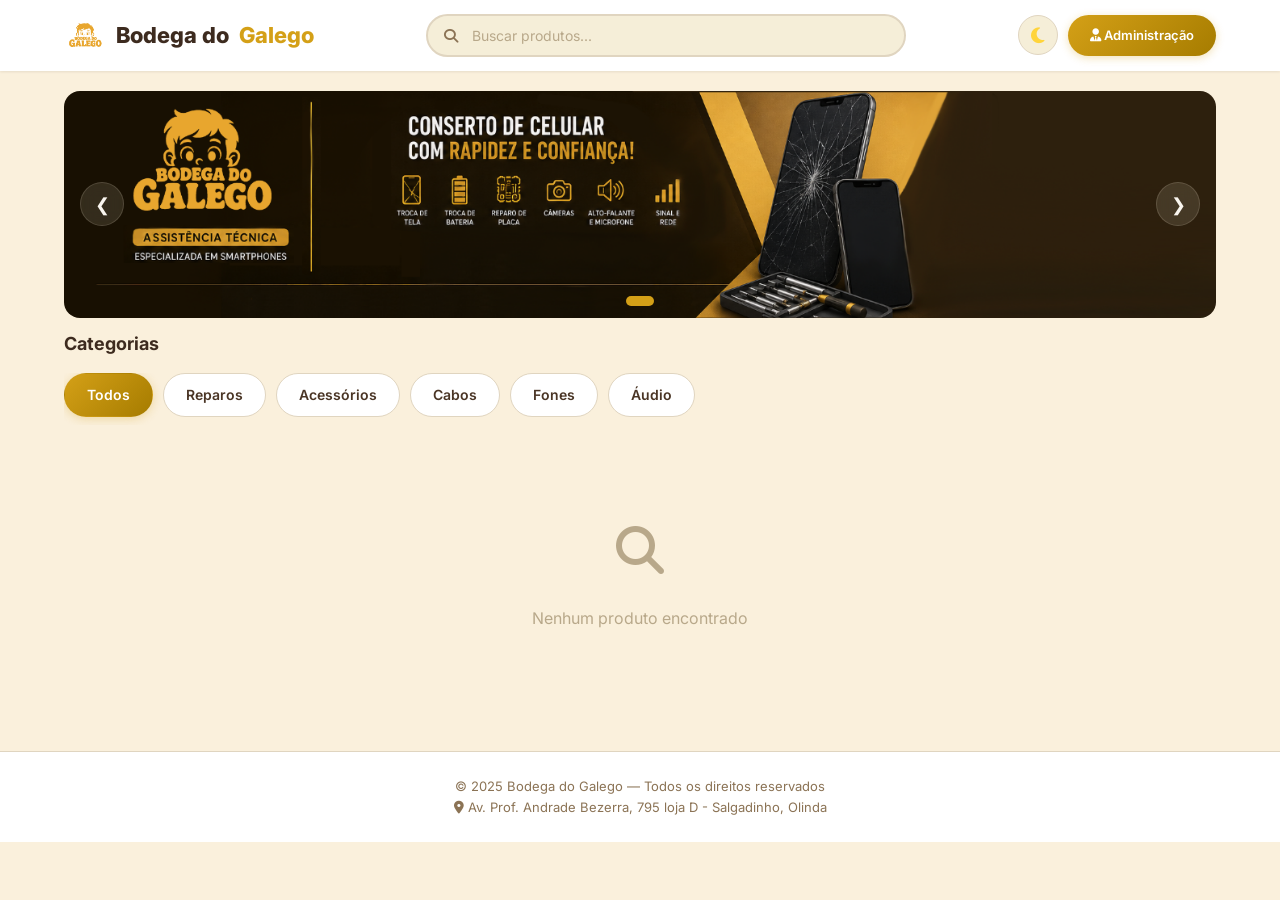
<file: index.html>
<!DOCTYPE html>
<html lang="pt-BR">

<head>
    <meta charset="UTF-8">
    <meta name="viewport" content="width=device-width, initial-scale=1.0">
    <meta name="description" content="Bodega do Galego - Os melhores acessórios de tecnologia com preço justo. Compre pelo WhatsApp!">
    <title>Bodega do Galego - Vitrine Virtual</title>
    <link rel="stylesheet" href="css/global.css">
    <link rel="stylesheet" href="css/vitrine.css">
    <link rel="stylesheet" href="https://cdnjs.cloudflare.com/ajax/libs/font-awesome/6.7.2/css/all.min.css">
    <link rel="stylesheet" href="https://cdn-uicons.flaticon.com/uicons-bold-rounded/css/uicons-bold-rounded.css">
    <script>
        (function () { var t = localStorage.getItem('bodega_tema'); if (t) { document.documentElement.setAttribute('data-theme', t) } else if (window.matchMedia && window.matchMedia('(prefers-color-scheme:dark)').matches) { document.documentElement.setAttribute('data-theme', 'dark') } })();
    </script>
    <link rel="icon" type="image/jpeg" href="img/logo.jpeg">
</head>

<body>

    <!-- Overlay da busca mobile -->
    <div class="search-overlay" id="search-overlay"></div>

    <header class="vitrine-header" id="vitrine-header">
        <div class="logo">
            <img src="img/logo.jpeg" alt="Bodega do Galego" class="logo-img">
            Bodega do <span>Galego</span>
        </div>

        <div class="search-wrapper">
            <i class="fa-solid fa-magnifying-glass search-icon-left"></i>
            <input type="text" id="search" class="search-bar" placeholder="Buscar produtos...">
        </div>

        <div class="header-actions">
            <button class="btn-tema" title="Alternar modo escuro" aria-label="Alternar modo escuro">
                <span class="tema-icon"></span>
            </button>
            <a href="login.html" class="admin-btn"><i class="fa-solid fa-user-tie" style="color: rgb(255, 255, 255);"></i> Administração</a>
        </div>
    </header>

    <section class="carousel" id="carousel">
        <div class="carousel-track" id="carousel-track"></div>
        <button class="carousel-btn carousel-prev" id="carousel-prev" aria-label="Slide anterior">❮</button>
        <button class="carousel-btn carousel-next" id="carousel-next" aria-label="Próximo slide">❯</button>
        <div class="carousel-dots" id="carousel-dots"></div>
    </section>

    <section class="categories">
        <h2>Categorias</h2>
        <div class="category-list" id="category-container">
            <div class="category-item active" data-categoria="Todos">Todos</div>
            <div class="category-item" data-categoria="Reparos">Reparos</div>
            <div class="category-item" data-categoria="Acessórios">Acessórios</div>
            <div class="category-item" data-categoria="Cabos">Cabos</div>
            <div class="category-item" data-categoria="Fones">Fones</div>
            <div class="category-item" data-categoria="Áudio">Áudio</div>
        </div>
    </section>

    <main class="vitrine" id="vitrine-container"></main>

    <footer class="vitrine-footer">
        <p>© 2025 Bodega do Galego — Todos os direitos reservados</p>
        <p><i class="fa-solid fa-location-dot"></i> Av. Prof. Andrade Bezerra, 795 loja D - Salgadinho, Olinda</p>
    </footer>

    <script src="js/dados.js"></script>
    <script src="js/tema.js"></script>
    <script src="js/vitrine.js"></script>
</body>
</html>
</file>
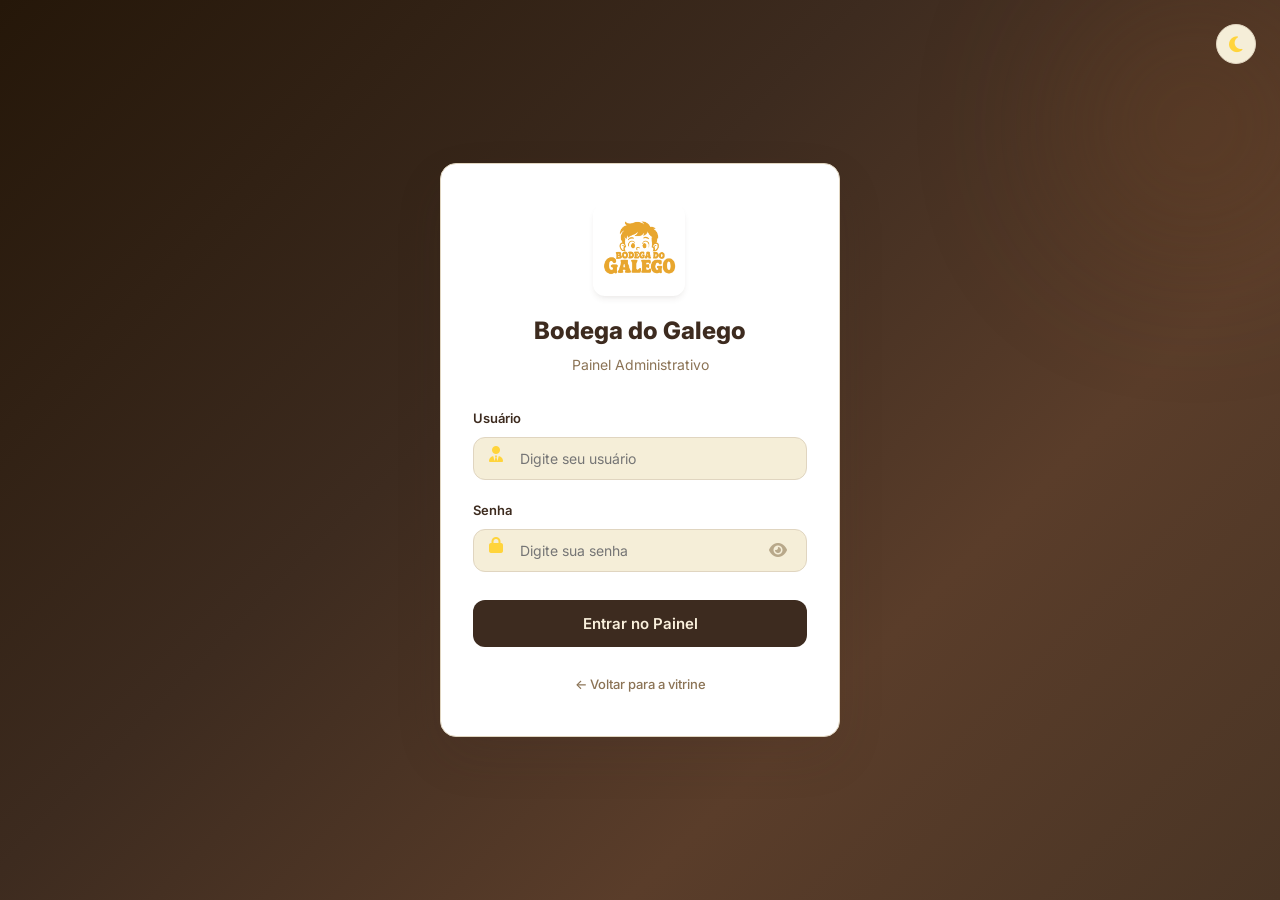
<file: admin.html>
<!DOCTYPE html>
<html lang="pt-BR">

<head>
    <meta charset="UTF-8">
    <meta name="viewport" content="width=device-width, initial-scale=1.0">
    <meta name="description" content="Painel administrativo - Gerencie os produtos da Bodega do Galego">
    <title>Dashboard Admin - Bodega do Galego</title>
    <link rel="stylesheet" href="css/global.css">
    <link rel="stylesheet" href="https://cdnjs.cloudflare.com/ajax/libs/font-awesome/6.7.2/css/all.min.css">
    <link rel="stylesheet" href="css/admin.css">
    <!-- Prevenir flash de tema errado -->
    <script>
        (function () { var t = localStorage.getItem('bodega_tema'); if (t) { document.documentElement.setAttribute('data-theme', t) } else if (window.matchMedia && window.matchMedia('(prefers-color-scheme:dark)').matches) { document.documentElement.setAttribute('data-theme', 'dark') } })();
    </script>
    <link rel="icon" type="image/jpeg" href="img/logo.jpeg">
</head>

<body class="admin-page">

    <!-- Header -->
    <header class="admin-header">
        <h2>
            <img src="img/logo.jpeg" alt="Logo" class="admin-logo-img">
            Dashboard Admin
        </h2>
        <nav class="admin-nav">
            <button class="btn-tema" title="Alternar modo escuro" aria-label="Alternar modo escuro">
                <span class="tema-icon"></span>
            </button>
            <a href="index.html"><i class="fa-solid fa-store" style="color: rgb(255, 212, 59);"></i> Ver Vitrine</a>
            <a href="#" id="btn-logout" class="btn-logout"><i class="fa-solid fa-arrow-right-from-bracket"
                    style="color: rgb(255, 45, 45);"></i> Sair</a>
        </nav>
    </header>

    <!-- Stat Cards -->
    <section class="cards-resumo">
        <div class="stat-card">
            <h3>Total de Produtos</h3>
            <div class="stat-value" id="total-produtos">0</div>
        </div>
        <div class="stat-card">
            <h3>Valor Total em Estoque</h3>
            <div class="stat-value" id="valor-estoque">R$ 0,00</div>
        </div>
        <div class="stat-card">
            <h3>Itens Esgotados</h3>
            <div class="stat-value" id="itens-esgotados">0</div>
        </div>
    </section>

    <!-- Main Content -->
    <div class="main-content">
        <!-- Product Form -->
        <div class="box">
            <h2 class="box-title box-title-form"><i class="fa-solid fa-plus"></i> Novo Produto</h2>
            <form id="product-form" class="product-form">
                <input type="hidden" id="prod-id">

                <input type="text" id="prod-nome" class="form-input" placeholder="Nome do Produto" required>

                <input type="number" id="prod-preco" class="form-input" step="0.01" min="0" placeholder="Preço (R$)"
                    required>

                <input type="number" id="prod-estoque" class="form-input" min="0" placeholder="Quantidade em Estoque"
                    required>

                <select id="prod-categoria" class="form-input">
                    <option value="Acessórios">Acessórios</option>
                    <option value="Cabos">Cabos</option>
                    <option value="Fones">Fones</option>
                    <option value="Áudio">Áudio</option>
                    <option value="Reparos">Reparos e serviços</option>
                </select>

                <div class="image-method-selector">
                    <button type="button" id="method-url" class="method-btn active"><i class="fa-solid fa-link"></i> Link da Internet</button>
                    <button type="button" id="method-file" class="method-btn"><i class="fa-solid fa-file-arrow-up"></i> Upload de Arquivo</button>
                </div>

                <div id="group-image-url" class="image-group">
                    <input type="url" id="prod-imagem" class="form-input" placeholder="URL da imagem (cole o link aqui)">
                </div>

                <div id="group-image-file" class="image-group" style="display: none;">
                    <label for="prod-imagem-file" class="file-upload-label">
                        <i class="fa-solid fa-cloud-arrow-up"></i>
                        <span>Escolher arquivo de imagem</span>
                        <input type="file" id="prod-imagem-file" accept="image/*">
                    </label>
                    <div id="file-name-display" class="file-name-display">Nenhum arquivo selecionado</div>
                </div>

                <div id="image-preview-wrapper" class="image-preview-wrapper">
                    <img id="img-preview" src="" alt="Preview" style="display: none;">
                    <span class="placeholder-text"><i class="fa-solid fa-camera"></i> Preview da imagem aparecerá aqui</span>
                </div>

                <button type="submit" class="btn-salvar" id="btn-submit"> <i class="fa-solid fa-plus"></i> Adicionar
                    Produto</button>
                <button type="button" id="btn-cancelar" class="btn-cancelar">✖ Cancelar Edição</button>
            </form>
        </div>

        <!-- Products Table -->
        <div class="box">
            <h2 class="box-title"><i class="fa-solid fa-box-open" style="color: rgb(82, 69, 57);"></i> Produtos
                Cadastrados</h2>
            <div class="table-wrapper">
                <table class="admin-table">
                    <thead>
                        <tr>
                            <th>Img</th>
                            <th>Produto</th>
                            <th>Preço</th>
                            <th>Estoque</th>
                            <th>Status</th>
                            <th>Ações</th>
                        </tr>
                    </thead>
                    <tbody id="admin-table-body">
                    </tbody>
                </table>
            </div>
        </div>
    </div>

    <!-- Scripts -->
    <script src="js/dados.js"></script>
    <script src="js/tema.js"></script>
    <script src="js/admin.js"></script>
</body>

</html>
</file>
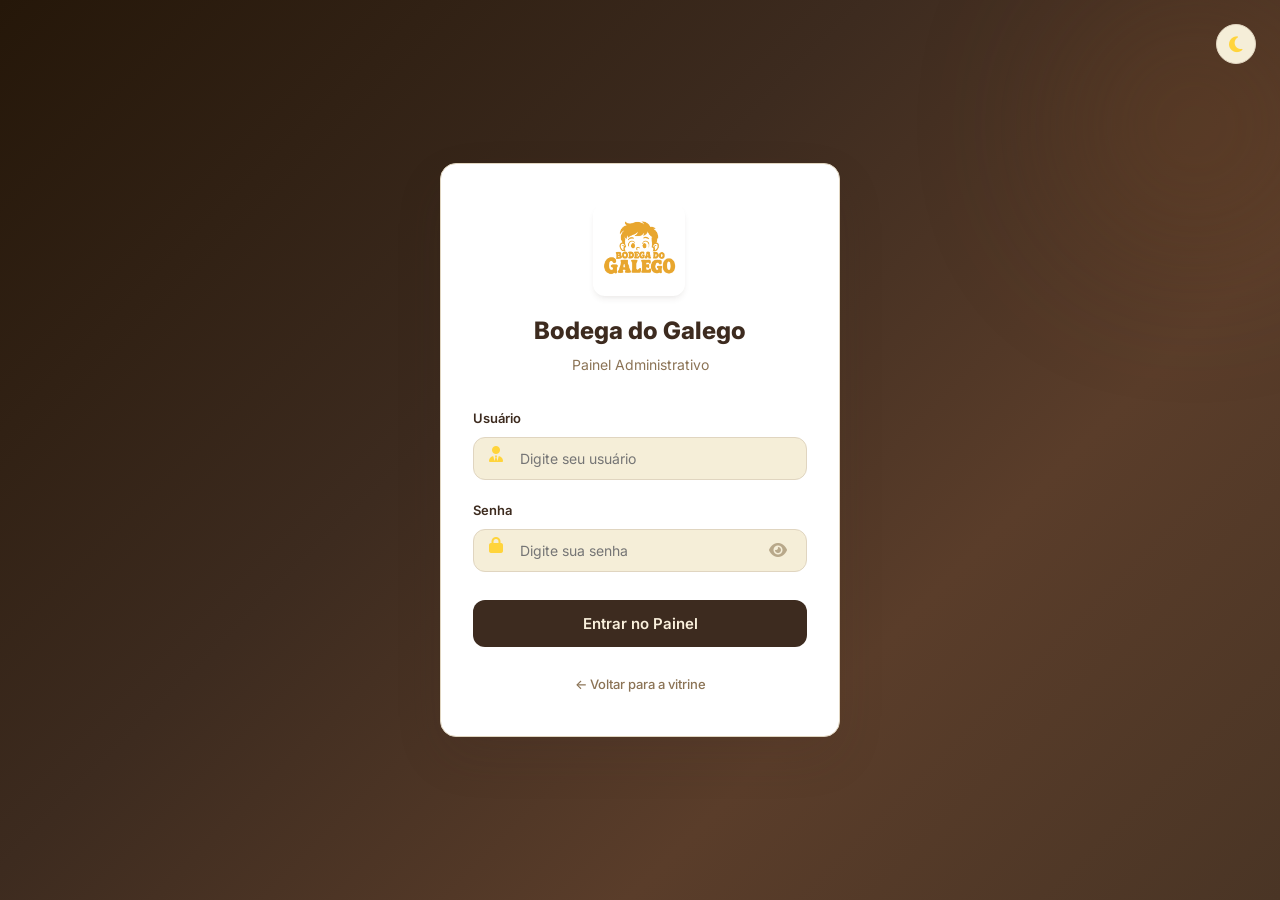
<file: login.html>
<!DOCTYPE html>
<html lang="pt-BR">
<head>
    <meta charset="UTF-8">
    <meta name="viewport" content="width=device-width, initial-scale=1.0">
    <meta name="description" content="Acesso administrativo - Bodega do Galego">
    <title>Login - Bodega do Galego</title>
    <link rel="stylesheet" href="css/global.css">
    <link rel="stylesheet" href="css/login.css">
    <link rel="stylesheet" href="https://cdnjs.cloudflare.com/ajax/libs/font-awesome/6.7.2/css/all.min.css">
    <script>
        (function(){var t=localStorage.getItem('bodega_tema');if(t){document.documentElement.setAttribute('data-theme',t)}else if(window.matchMedia&&window.matchMedia('(prefers-color-scheme:dark)').matches){document.documentElement.setAttribute('data-theme','dark')}})();
    </script> 
    
     <link rel="icon" type="image/jpeg" href="img/logo.jpeg">        
</head>
<body class="login-page">

    <div class="login-tema-wrapper">
        <button class="btn-tema" title="Alternar modo escuro" aria-label="Alternar modo escuro">
            <span class="tema-icon"></span>
        </button>
    </div>

    <div class="login-bg">
        <div class="orb orb-1"></div>
    </div>

    <div class="login-card">
        <div class="login-header">
            <img src="img/logo.jpeg" alt="Logo Bodega do Galego" class="login-logo-img">
            <h1>Bodega do Galego</h1>
            <p>Painel Administrativo</p>
        </div>

        <form id="login-form" class="login-form">
            <div id="login-erro" class="login-erro"></div>

            <div class="input-group">
                <label for="username">Usuário</label>
                <span class="input-icon"><i class="fa-solid fa-user-tie" style="color: rgb(255, 212, 59);"></i></span>
                <input
                    type="text"
                    id="username"
                    class="login-input"
                    placeholder="Digite seu usuário"
                    autocomplete="username"
                    required
                >
            </div>

            <div class="input-group">
                <label for="password">Senha</label>
                <span class="input-icon"><i class="fa-solid fa-lock" style="color: rgb(255, 212, 59);"></i></span>
                <div class="password-wrapper">
                    <input
                        type="password"
                        id="password"
                        class="login-input"
                        placeholder="Digite sua senha"
                        autocomplete="current-password"
                        required
                    >
                    <button type="button" id="btn-toggle-password" class="btn-toggle-password" aria-label="Mostrar senha">
                        <i class="fa-solid fa-eye" id="eye-icon"></i>
                    </button>
                </div>
            </div>

            <button type="submit" class="btn-login">
                Entrar no Painel
            </button>
        </form>

        <div class="login-footer">
            <a href="index.html">← Voltar para a vitrine</a>
        </div>
    </div>

    <script src="js/tema.js"></script>
    <script src="js/login.js"></script>
</body>
</html>
</file>
<file: css/global.css>
@import url('https://fonts.googleapis.com/css2?family=Inter:wght@300;400;500;600;700;800&display=swap');

/* ===== Design Tokens — Paleta da Logomarca ===== */
:root {
    /* Dourado/Amarelo do cabelo */
    --primary: #D4A017;
    --primary-dark: #A67C00;
    --primary-light: #F0C850;
    --primary-glow: rgba(212, 160, 23, 0.3);

    /* Marrom escuro do texto da logo */
    --secondary: #3D2B1F;
    --secondary-light: #5A3D2A;

    /* Creme do fundo da logo */
    --bg: #FAF0DC;
    --card-bg: #FFFFFF;
    --surface: #F5EED8;

    /* Texto — tons de marrom */
    --text-dark: #3D2B1F;
    --text-body: #4A3525;
    --text-muted: #8B7355;
    --text-light: #B8A88A;

    /* Status */
    --success: #22c55e;
    --success-bg: rgba(34, 197, 94, 0.1);
    --danger: #ef4444;
    --danger-bg: rgba(239, 68, 68, 0.1);
    --whatsapp: #25D366;

    /* Bordas */
    --border: #E0D5C0;

    /* Sombras */
    --shadow-xs: 0 1px 2px rgba(61, 43, 31, 0.04);
    --shadow-sm: 0 1px 3px rgba(61, 43, 31, 0.06), 0 1px 2px rgba(61, 43, 31, 0.04);
    --shadow-md: 0 4px 6px -1px rgba(61, 43, 31, 0.07), 0 2px 4px -2px rgba(61, 43, 31, 0.05);
    --shadow-lg: 0 10px 25px -3px rgba(61, 43, 31, 0.1), 0 4px 10px -4px rgba(61, 43, 31, 0.05);
    --shadow-xl: 0 20px 50px -5px rgba(61, 43, 31, 0.15);

    /* Raios */
    --radius-sm: 8px;
    --radius-md: 12px;
    --radius-lg: 16px;
    --radius-xl: 20px;
    --radius-full: 9999px;

    /* Transições */
    --transition-fast: all 0.15s cubic-bezier(0.4, 0, 0.2, 1);
    --transition: all 0.3s cubic-bezier(0.4, 0, 0.2, 1);
    --transition-slow: all 0.5s cubic-bezier(0.4, 0, 0.2, 1);
}

/* ===== Modo Escuro ===== */
[data-theme="dark"] {
    --primary: #D4A017;
    --primary-dark: #B8860B;
    --primary-light: #F0C850;
    --primary-glow: rgba(212, 160, 23, 0.2);

    --secondary: #1A1208;
    --secondary-light: #2A1F14;

    --bg: #1A1208;
    --card-bg: #2A1F14;
    --surface: #342618;

    --text-dark: #FAF0DC;
    --text-body: #D4C4A8;
    --text-muted: #B8A88A;
    --text-light: #7A6B55;

    --success-bg: rgba(34, 197, 94, 0.15);
    --danger-bg: rgba(239, 68, 68, 0.15);

    --border: #3D3020;

    --shadow-xs: 0 1px 2px rgba(0, 0, 0, 0.3);
    --shadow-sm: 0 1px 3px rgba(0, 0, 0, 0.4), 0 1px 2px rgba(0, 0, 0, 0.3);
    --shadow-md: 0 4px 6px -1px rgba(0, 0, 0, 0.4), 0 2px 4px -2px rgba(0, 0, 0, 0.3);
    --shadow-lg: 0 10px 25px -3px rgba(0, 0, 0, 0.5), 0 4px 10px -4px rgba(0, 0, 0, 0.4);
    --shadow-xl: 0 20px 50px -5px rgba(0, 0, 0, 0.6);
}

/* ===== Reset ===== */
*,
*::before,
*::after {
    margin: 0;
    padding: 0;
    box-sizing: border-box;
}

html {
    scroll-behavior: smooth;
    -webkit-font-smoothing: antialiased;
    -moz-osx-font-smoothing: grayscale;
}

body {
    font-family: 'Inter', -apple-system, BlinkMacSystemFont, 'Segoe UI', sans-serif;
    background-color: var(--bg);
    color: var(--text-body);
    line-height: 1.6;
    min-height: 100vh;
    transition: background-color 0.3s ease, color 0.3s ease;
}

img {
    max-width: 100%;
    display: block;
}

a {
    text-decoration: none;
    color: inherit;
}

ul, ol {
    list-style: none;
}

button {
    cursor: pointer;
    font-family: inherit;
    border: none;
    outline: none;
}

input, select, textarea {
    font-family: inherit;
    outline: none;
}

/* ===== Utilities ===== */
.sr-only {
    position: absolute;
    width: 1px;
    height: 1px;
    overflow: hidden;
    clip: rect(0, 0, 0, 0);
}

/* ===== Shared Components ===== */
.btn {
    display: inline-flex;
    align-items: center;
    justify-content: center;
    gap: 8px;
    padding: 10px 20px;
    border-radius: var(--radius-sm);
    font-weight: 600;
    font-size: 14px;
    transition: var(--transition-fast);
    cursor: pointer;
    border: none;
}

.btn-primary {
    background: linear-gradient(135deg, var(--primary), var(--primary-dark));
    color: #fff;
    box-shadow: 0 2px 8px var(--primary-glow);
}

.btn-primary:hover {
    transform: translateY(-1px);
    box-shadow: 0 4px 16px var(--primary-glow);
}

.btn-primary:active {
    transform: translateY(0);
}

.btn-success {
    background: var(--whatsapp);
    color: #fff;
}

.btn-danger {
    background: var(--danger);
    color: #fff;
}

.btn-danger:hover {
    background: #dc2626;
}

/* ===== Form Controls ===== */
.form-input {
    width: 100%;
    padding: 11px 14px;
    border: 2px solid var(--border);
    border-radius: var(--radius-sm);
    font-size: 14px;
    color: var(--text-dark);
    background: var(--card-bg);
    transition: var(--transition-fast);
}

.form-input::placeholder {
    color: var(--text-light);
}

.form-input:focus {
    border-color: var(--primary);
    box-shadow: 0 0 0 3px var(--primary-glow);
}

/* ===== Badge ===== */
.badge {
    display: inline-flex;
    align-items: center;
    gap: 6px;
    padding: 4px 10px;
    border-radius: var(--radius-full);
    font-size: 12px;
    font-weight: 600;
    white-space: nowrap;
}

.badge-dot {
    width: 6px;
    height: 6px;
    border-radius: 50%;
    background-color: currentColor;
    display: inline-block;
    flex-shrink: 0;
}

.badge-success {
    background: var(--success-bg);
    color: var(--success);
}

.badge-danger {
    background: var(--danger-bg);
    color: var(--danger);
}

/* ===== Dark Mode Toggle Button ===== */
.btn-tema {
    width: 40px;
    height: 40px;
    border-radius: 50%;
    background: var(--surface);
    border: 1.5px solid var(--border);
    cursor: pointer;
    display: flex;
    align-items: center;
    justify-content: center;
    font-size: 18px;
    transition: var(--transition);
    flex-shrink: 0;
}

.btn-tema:hover {
    border-color: var(--primary);
    transform: rotate(25deg) scale(1.1);
    box-shadow: 0 0 16px var(--primary-glow);
}

/* ===== Logo Image ===== */
.logo-img {
    height: 42px;
    width: auto;
    border-radius: var(--radius-sm);
    object-fit: contain;
}

/* ===== Animations ===== */
@keyframes fadeIn {
    from { opacity: 0; transform: translateY(10px); }
    to   { opacity: 1; transform: translateY(0); }
}

@keyframes slideUp {
    from { opacity: 0; transform: translateY(30px); }
    to   { opacity: 1; transform: translateY(0); }
}

@keyframes shake {
    0%, 100% { transform: translateX(0); }
    20%      { transform: translateX(-8px); }
    40%      { transform: translateX(8px); }
    60%      { transform: translateX(-6px); }
    80%      { transform: translateX(6px); }
}

@keyframes pulse {
    0%, 100% { opacity: 1; }
    50%      { opacity: 0.6; }
}

.animate-fade-in {
    animation: fadeIn 0.4s ease-out both;
}

.animate-slide-up {
    animation: slideUp 0.5s ease-out both;
}

.shake {
    animation: shake 0.4s ease-in-out;
}
</file>
<file: css/vitrine.css>
/* ===== Vitrine / Storefront Layout ===== */

/* ===== Header ===== */
.vitrine-header {
    background: var(--card-bg);
    padding: 14px 5%;
    display: flex;
    justify-content: space-between;
    align-items: center;
    box-shadow: var(--shadow-sm);
    position: sticky;
    top: 0;
    z-index: 100;
    gap: 16px;
    transition: background-color 0.3s ease;
}

.logo {
    font-weight: 800;
    font-size: 22px;
    color: var(--text-dark);
    display: flex;
    align-items: center;
    gap: 10px;
    white-space: nowrap;
}

.logo span {
    color: var(--primary);
}

/* ===== Search Wrapper ===== */
.search-wrapper {
    position: relative;
    flex: 1;
    max-width: 480px;
    display: flex;
    align-items: center;
    transition: var(--transition-fast);
}

.search-icon-left {
    position: absolute;
    left: 18px;
    font-size: 14px;
    color: var(--text-muted);
    pointer-events: none;
    z-index: 5;
    transition: var(--transition-fast);
}

.search-bar {
    width: 100%;
    max-width: 480px;
    padding: 11px 20px 11px 44px !important;
    border: 2px solid var(--border);
    border-radius: var(--radius-full);
    font-size: 14px;
    color: var(--text-dark);
    background: var(--surface);
    transition: var(--transition-fast);
}

.search-bar:focus {
    border-color: var(--primary);
    box-shadow: 0 0 0 3px var(--primary-glow);
    background: var(--card-bg);
}

.search-bar::placeholder {
    color: var(--text-light);
}

.header-actions {
    display: flex;
    gap: 10px;
    align-items: center;
}

.admin-btn {
    background: linear-gradient(135deg, var(--primary), var(--primary-dark));
    color: #fff;
    padding: 10px 22px;
    border-radius: var(--radius-full);
    font-weight: 600;
    font-size: 13px;
    transition: var(--transition);
    box-shadow: 0 2px 8px var(--primary-glow);
    white-space: nowrap;
}

.admin-btn:hover {
    transform: translateY(-1px);
    box-shadow: 0 4px 16px var(--primary-glow);
}

/* ===== Carrosel ===== */
.carousel {
    margin: 20px 5% 12px 5%;
    border-radius: var(--radius-lg);
    overflow: hidden;
    position: relative;
}

.carousel-track {
    display: flex;
    transition: transform 0.5s cubic-bezier(0.4, 0, 0.2, 1);
    will-change: transform;
}

.carousel-slide {
    min-width: 100%;
    display: flex;
    align-items: center;
    padding: 40px;
    gap: 40px;
    position: relative;
}

.carousel-slide::before {
    content: '';
    position: absolute;
    inset: 0;
    background: rgba(71, 45, 34, 0.3);
    z-index: 0;
}

.carousel-slide > * {
    position: relative;
    z-index: 1;
}

.carousel-slide.banner-slide img {
    width: 100%;
    height: 100%;
    object-fit: cover;
    display: block;
}

.carousel-slide.banner-slide a {
    display: flex;
    justify-content: center;
    align-items: center;
    width: 100%;
    height: 100%;
    position: relative;
    z-index: 1;
}

.carousel-slide.banner-slide img.banner-spec {
    max-width: 90%;
    max-height: 260px;
    width: auto;
    height: auto;
    object-fit: contain;
    display: block;
}

.banner-mobile { display: none !important; }
.banner-desktop { display: block !important; }

.carousel-img-wrapper {
    flex: 0 0 40%;
    border-radius: var(--radius-md);
    overflow: hidden;
    height: 200px;
    box-shadow: 0 8px 25px rgba(0, 0, 0, 0.3);
}

.carousel-img {
    width: 100%;
    height: 100%;
    object-fit: cover;
    transition: transform 0.4s ease;
}

.carousel-slide:hover .carousel-img {
    transform: scale(1.05);
}

.carousel-info {
    flex: 1;
    color: var(--text-dark);
}

.carousel-badge {
    display: inline-block;
    background: var(--primary);
    color: var(--secondary);
    padding: 5px 16px;
    border-radius: var(--radius-full);
    font-size: 11px;
    font-weight: 700;
    margin-bottom: 14px;
    text-transform: uppercase;
    letter-spacing: 0.8px;
}

.carousel-name {
    font-size: 26px;
    font-weight: 800;
    margin-bottom: 10px;
    line-height: 1.3;
}

.carousel-price {
    font-size: 30px;
    font-weight: 800;
    color: var(--primary-light);
    margin-bottom: 20px;
}

.carousel-whatsapp {
    display: inline-flex;
    align-items: center;
    gap: 8px;
    padding: 12px 28px;
    border-radius: var(--radius-sm);
    background: var(--whatsapp);
    color: #fff;
    font-weight: 700;
    font-size: 14px;
    transition: var(--transition-fast);
}

.carousel-whatsapp:hover {
    background: #1fb855;
    transform: translateY(-2px);
    box-shadow: 0 4px 16px rgba(37, 211, 102, 0.3);
}

/* Carousel Navigation */
.carousel-btn {
    position: absolute;
    top: 50%;
    transform: translateY(-50%);
    background: rgba(250, 240, 220, 0.12);
    backdrop-filter: blur(8px);
    -webkit-backdrop-filter: blur(8px);
    border: 1px solid rgba(250, 240, 220, 0.15);
    color: #f9f5ee;
    width: 44px;
    height: 44px;
    border-radius: 50%;
    font-size: 18px;
    cursor: pointer;
    transition: var(--transition-fast);
    z-index: 2;
    display: flex;
    align-items: center;
    justify-content: center;
}

.carousel-btn:hover {
    background: rgba(250, 240, 220, 0.25);
    transform: translateY(-50%) scale(1.1);
}

.carousel-prev { left: 16px; }
.carousel-next { right: 16px; }

/* Carousel Dots */
.carousel-dots {
    position: absolute;
    bottom: 12px;
    left: 50%;
    transform: translateX(-50%);
    display: flex;
    gap: 8px;
    z-index: 2;
}

.carousel-dot {
    width: 10px;
    height: 10px;
    border-radius: 50%;
    border: none;
    background: rgba(250, 240, 220, 0.3);
    cursor: pointer;
    transition: var(--transition-fast);
    padding: 0;
}

.carousel-dot.active {
    background: var(--primary);
    width: 28px;
    border-radius: 5px;
}

/* Carousel fallback */
.carousel-fallback {
    width: 100%;
    padding: 0;
    margin: 0;
    display: block;
    line-height: 0;
}

.carousel-fallback img {
    width: 100%;
    height: auto;
    display: block;
}

/* ===== Categories ===== */
.categories {
    margin: 0 5% 28px 5%;
}

.categories h2 {
    font-size: 18px;
    font-weight: 700;
    margin-bottom: 14px;
    color: var(--text-dark);
}

.category-list {
    display: flex;
    gap: 10px;
    overflow-x: auto;
    padding-bottom: 8px;
    scrollbar-width: none;
}

.category-list::-webkit-scrollbar { display: none; }

.category-item {
    padding: 10px 22px;
    border-radius: var(--radius-full);
    cursor: pointer;
    font-weight: 600;
    font-size: 14px;
    white-space: nowrap;
    background: var(--card-bg);
    color: var(--text-body);
    border: 1.5px solid var(--border);
    transition: var(--transition-fast);
    user-select: none;
}

.category-item:hover {
    border-color: var(--primary);
    color: var(--primary);
}

.category-item.active {
    background: linear-gradient(135deg, var(--primary), var(--primary-dark));
    color: #fff;
    border-color: transparent;
    box-shadow: 0 2px 10px var(--primary-glow);
}

/* ===== Product Grid ===== */
.vitrine {
    margin: 0 5% 60px 5%;
    display: grid;
    grid-template-columns: repeat(auto-fill, minmax(240px, 1fr));
    gap: 22px;
}

/* ===== Product Card ===== */
.product-card {
    background: var(--card-bg);
    border-radius: var(--radius-md);
    overflow: hidden;
    box-shadow: var(--shadow-sm);
    display: flex;
    flex-direction: column;
    transition: var(--transition);
    animation: fadeIn 0.4s ease-out both;
    border: 1px solid transparent;
}

.product-card:hover {
    transform: translateY(-6px);
    box-shadow: var(--shadow-lg);
    border-color: rgba(212, 160, 23, 0.15);
}

.product-img-wrapper {
    position: relative;
    width: 100%;
    height: 200px;
    overflow: hidden;
    background: var(--surface);
}

.product-img {
    width: 100%;
    height: 100%;
    object-fit: cover;
    transition: transform 0.4s ease;
}

.product-card:hover .product-img {
    transform: scale(1.05);
}

.product-img-placeholder {
    width: 100%;
    height: 100%;
    display: flex;
    align-items: center;
    justify-content: center;
    background: var(--surface);
    font-size: 48px;
}

.product-badge-esgotado {
    position: absolute;
    top: 12px;
    right: 12px;
    background: rgba(239, 68, 68, 0.9);
    color: #fff;
    font-size: 11px;
    font-weight: 700;
    padding: 4px 20px;
    border-radius: var(--radius-full);
    backdrop-filter: blur(4px);
}

.product-info {
    padding: 18px;
    display: flex;
    flex-direction: column;
    flex-grow: 1;
}

.product-category {
    font-size: 11px;
    font-weight: 600;
    color: var(--primary);
    text-transform: uppercase;
    letter-spacing: 0.8px;
    margin-bottom: 6px;
}

.product-name {
    font-size: 16px;
    font-weight: 600;
    color: var(--text-dark);
    margin-bottom: 10px;
    line-height: 1.4;
    min-height: 44px;
    display: -webkit-box;
    -webkit-line-clamp: 2;
    -webkit-box-orient: vertical;
    overflow: hidden;
}

.product-price {
    font-size: 20px;
    font-weight: 800;
    color: var(--text-dark);
    margin-bottom: 16px;
}

.product-price small {
    font-size: 14px;
    font-weight: 400;
    color: var(--text-muted);
}

/* ===== WhatsApp Button ===== */
.btn-whatsapp {
    display: flex;
    align-items: center;
    justify-content: center;
    gap: 8px;
    padding: 12px;
    border-radius: var(--radius-sm);
    font-weight: 700;
    font-size: 14px;
    margin-top: auto;
    transition: var(--transition-fast);
    text-align: center;
    background: var(--whatsapp);
    color: #fff;
}

.btn-whatsapp:hover {
    background: #1fb855;
    transform: translateY(-1px);
    box-shadow: 0 4px 12px rgba(37, 211, 102, 0.3);
}

.btn-whatsapp.esgotado {
    background: var(--surface);
    color: var(--text-light);
    pointer-events: none;
    box-shadow: none;
}

/* ===== Empty Vitrine ===== */
.vitrine-empty {
    grid-column: 1 / -1;
    text-align: center;
    padding: 60px 20px;
    color: var(--text-light);
}

.vitrine-empty .empty-icon {
    font-size: 48px;
    margin-bottom: 16px;
}

.vitrine-empty p { font-size: 16px; }

/* ===== Footer ===== */
.vitrine-footer {
    background: var(--card-bg);
    text-align: center;
    padding: 24px;
    color: var(--text-muted);
    font-size: 13px;
    border-top: 1px solid var(--border);
    transition: background-color 0.3s ease;
}

/* ===== Responsive ===== */
@media (max-width: 768px) {
    .vitrine-header {
        flex-wrap: wrap;
        padding: 12px 4%;
        transition: all 0.3s ease;
    }

    .search-wrapper {
        order: 3;
        max-width: 100%;
        flex-basis: 100%;
        transition: all 0.3s ease;
    }

    /* Search expandida no mobile */
    .vitrine-header.search-ativa {
        position: fixed;
        top: 0;
        left: 0;
        right: 0;
        z-index: 200;
        padding: 12px 4%;
        flex-wrap: nowrap;
        align-items: center;
    }

    .vitrine-header.search-ativa .logo,
    .vitrine-header.search-ativa .header-actions {
        display: none;
    }

    .vitrine-header.search-ativa .search-wrapper {
        flex-basis: 100%;
        max-width: 100%;
        order: 0;
    }

    .vitrine-header.search-ativa .search-bar {
        font-size: 16px;
        padding: 14px 20px 14px 44px !important;
    }

    /* Overlay escuro atrás quando search ativa */
    .search-overlay {
        display: none;
        position: fixed;
        inset: 0;
        background: rgba(0,0,0,0.4);
        z-index: 199;
    }

    .search-overlay.ativo {
        display: block;
    }

    .carousel {
        margin: 12px 2% 10px 2%;
        border-radius: var(--radius-md);
    }

    .carousel-slide.banner-slide {
        min-height: auto;
        padding: 0 !important;
        display: block !important;
    }

    .banner-desktop { display: none !important; }
    .banner-mobile {
        display: block !important;
        width: 100% !important;
        height: auto !important;
        max-height: none !important;
        object-fit: contain !important;
    }

    .carousel-slide {
        flex-direction: column;
        padding: 20px;
        gap: 16px;
    }

    .carousel-img-wrapper {
        flex: none;
        width: 100%;
        height: 160px;
    }

    .carousel-name { font-size: 20px; }
    .carousel-price { font-size: 22px; margin-bottom: 12px; }

    .carousel-btn { width: 32px; height: 32px; font-size: 13px; }
    .carousel-prev { left: 6px; }
    .carousel-next { right: 6px; }

    .categories { margin: 0 4% 20px 4%; }

    .vitrine {
        margin: 0 4% 40px 4%;
        grid-template-columns: repeat(auto-fill, minmax(160px, 1fr));
        gap: 14px;
    }

    .product-img-wrapper { height: 150px; }
    .product-info { padding: 14px; }
    .product-name { font-size: 14px; min-height: auto; }
    .product-price { font-size: 17px; }
}

@media (max-width: 768px) {
    /* Ajuste fino para a etiqueta ficar ainda mais delicada no celular */
    .badge-estoque {
        top: 8px;
        left: 8px;
        padding: 4px 8px;
        font-size: 10px;
    }
    
}
@media (max-width: 480px) {
    .logo { font-size: 18px; }
    .logo-img { height: 34px; }
    .admin-btn { padding: 8px 14px; font-size: 12px; }
    .vitrine {
        grid-template-columns: repeat(auto-fill, minmax(140px, 1fr));
        gap: 12px;
    }
}

/* ===== Badges de Status de Estoque ===== */
.produto-card {
    position: relative; /* Permite posicionar a etiqueta no topo do card */
}

.badge-estoque {
    position: absolute;
    top: 12px;
    left: 12px;
    padding: 6px 10px;
    border-radius: 6px;
    font-size: 11px;
    font-weight: 700;
    text-transform: uppercase;
    z-index: 5;
    letter-spacing: 0.5px;
    box-shadow: 0 4px 8px rgba(0, 0, 0, 0.15);
    animation: fadeIn 0.3s ease-out;
}

/* Cor Amarelada/Laranja para urgência */
.badge-escassez {
    background-color: #f59e0b;
    color: #ffffff;
}

/* Cor Vermelha para esgotado */
.badge-esgotado {
    background-color: #ef4444;
    color: #ffffff;
}

/* Opacifica o card ligeiramente se o produto acabar */
.card-esgotado img {
    filter: grayscale(80%);
    opacity: 0.6;
}
</file>
<file: css/admin.css>
/* ===== Admin Dashboard Layout ===== */

body.admin-page {
    padding: 20px;
    background: var(--bg);
    overflow-x: hidden;
    box-sizing: border-box;
    width: 100%;
}

/* ===== Header ===== */
.admin-header {
    display: flex;
    justify-content: space-between;
    align-items: center;
    background: var(--card-bg);
    padding: 16px 28px;
    border-radius: var(--radius-md);
    box-shadow: var(--shadow-sm);
    margin-bottom: 24px;
    animation: fadeIn 0.4s ease-out;
    transition: background-color 0.3s ease;
}

.admin-header h2 {
    font-size: 20px;
    font-weight: 700;
    color: var(--text-dark);
    display: flex;
    align-items: center;
    gap: 10px;
}

.admin-header h2 .admin-logo-img {
    height: 36px;
    width: auto;
    border-radius: var(--radius-sm);
    object-fit: contain;
}

.admin-nav {
    display: flex;
    gap: 12px;
    align-items: center;
}

.admin-nav a {
    padding: 8px 18px;
    border-radius: var(--radius-full);
    font-size: 13px;
    font-weight: 600;
    transition: var(--transition-fast);
    color: var(--text-muted);
    border: 1.5px solid var(--border);
}

.admin-nav a:hover {
    border-color: var(--primary);
    color: var(--primary);
}

.admin-nav .btn-logout {
    background: var(--danger-bg);
    color: var(--danger);
    border-color: transparent;
}

.admin-nav .btn-logout:hover {
    background: var(--danger);
    color: #fff;
}

/* ===== Stat Cards ===== */
.cards-resumo {
    display: grid;
    grid-template-columns: repeat(3, 1fr);
    gap: 16px;
    margin-bottom: 24px;
}

.stat-card {
    background: var(--card-bg);
    padding: 18px 20px;
    border-radius: var(--radius-md);
    box-shadow: var(--shadow-sm);
    position: relative;
    overflow: hidden;
    animation: slideUp 0.5s ease-out both;
    transition: background-color 0.3s ease;
}

.stat-card:nth-child(1) { animation-delay: 0.05s; }
.stat-card:nth-child(2) { animation-delay: 0.1s; }
.stat-card:nth-child(3) { animation-delay: 0.15s; }

.stat-card::before {
    content: '';
    position: absolute;
    top: 0;
    left: 0;
    width: 4px;
    height: 100%;
    border-radius: 4px 0 0 4px;
}

.stat-card:nth-child(1)::before { background: var(--primary); }
.stat-card:nth-child(2)::before { background: var(--success); }
.stat-card:nth-child(3)::before { background: var(--danger); }

.stat-card h3 {
    font-size: 11px;
    font-weight: 600;
    color: var(--text-muted);
    text-transform: uppercase;
    letter-spacing: 0.5px;
    margin-bottom: 6px;
}

.stat-card .stat-value {
    font-size: 24px;
    font-weight: 800;
    color: var(--text-dark);
}

/* ===== Main Grid ===== */
.main-content {
    display: grid;
    grid-template-columns: 380px 1fr;
    gap: 24px;
    animation: fadeIn 0.5s ease-out 0.2s both;
}

@media (max-width: 960px) {
    .main-content {
        grid-template-columns: 1fr;
    }
}

/* ===== Box / Card Container ===== */
.box {
    background: var(--card-bg);
    padding: 28px;
    border-radius: var(--radius-md);
    box-shadow: var(--shadow-sm);
    transition: background-color 0.3s ease;
    min-width: 0; /* Prevents overflow in CSS grid layouts */
}

.box-title {
    font-size: 16px;
    font-weight: 700;
    color: var(--text-dark);
    margin-bottom: 22px;
    padding-bottom: 12px;
    border-bottom: 2px solid var(--surface);
    display: flex;
    align-items: center;
    gap: 8px;
}

/* ===== Product Form ===== */
.product-form {
    display: flex;
    flex-direction: column;
    gap: 16px;
}

.product-form .form-input {
    font-size: 14px;
}

.product-form select.form-input {
    cursor: pointer;
}

.image-preview-wrapper {
    border: 2px dashed var(--border);
    border-radius: var(--radius-sm);
    padding: 12px;
    text-align: center;
    transition: var(--transition-fast);
    min-height: 80px;
    display: flex;
    align-items: center;
    justify-content: center;
}

.image-preview-wrapper.has-image {
    border-color: var(--primary);
    background: rgba(212, 160, 23, 0.05);
    padding: 8px;
}

.image-preview-wrapper .placeholder-text {
    font-size: 13px;
    color: var(--text-light);
}

.image-preview-wrapper img {
    max-height: 120px;
    border-radius: var(--radius-sm);
    object-fit: cover;
}

.btn-salvar {
    width: 100%;
    padding: 13px;
    background: linear-gradient(135deg, var(--primary), var(--primary-dark));
    color: #fff;
    border: none;
    border-radius: var(--radius-sm);
    font-size: 14px;
    font-weight: 700;
    cursor: pointer;
    transition: var(--transition);
    letter-spacing: 0.3px;
}

.btn-salvar:hover {
    transform: translateY(-1px);
    box-shadow: 0 4px 16px var(--primary-glow);
}

.btn-cancelar {
    width: 100%;
    padding: 11px;
    background: transparent;
    color: var(--text-muted);
    border: 1.5px solid var(--border);
    border-radius: var(--radius-sm);
    font-size: 13px;
    font-weight: 600;
    cursor: pointer;
    transition: var(--transition-fast);
    display: none;
}

.btn-cancelar:hover {
    border-color: var(--danger);
    color: var(--danger);
}

/* ===== Products Table ===== */
.table-wrapper {
    overflow-x: auto;
    border-radius: var(--radius-sm);
    max-width: 100%;
}

.admin-table {
    width: 100%;
    min-width: 500px;
    border-collapse: collapse;
}

.admin-table th {
    padding: 12px 16px;
    text-align: left;
    font-size: 11px;
    font-weight: 700;
    color: var(--text-muted);
    text-transform: uppercase;
    letter-spacing: 0.5px;
    background: var(--surface);
    border-bottom: 2px solid var(--border);
}

.admin-table td {
    padding: 14px 16px;
    font-size: 14px;
    border-bottom: 1px solid var(--border);
    vertical-align: middle;
}

.admin-table tbody tr {
    transition: var(--transition-fast);
}

.admin-table tbody tr:hover {
    background: var(--surface);
}

.admin-table .prod-name {
    font-weight: 600;
    color: var(--text-dark);
    margin-bottom: 2px;
}

.admin-table .prod-cat {
    font-size: 12px;
    color: var(--text-light);
}

.admin-table .prod-thumb {
    width: 44px;
    height: 44px;
    border-radius: var(--radius-sm);
    object-fit: cover;
    background: var(--surface);
}

/* ===== Action Buttons ===== */
.actions-cell {
    display: flex;
    gap: 6px;
    flex-wrap: wrap;
}

.btn-action {
    padding: 6px 12px;
    border: none;
    border-radius: var(--radius-sm);
    cursor: pointer;
    font-size: 12px;
    font-weight: 600;
    transition: var(--transition-fast);
    display: inline-flex;
    align-items: center;
    gap: 4px;
}

.btn-edit {
    background: rgba(212, 160, 23, 0.1);
    color: var(--primary);
}

.btn-edit:hover {
    background: var(--primary);
    color: #fff;
}

.btn-toggle {
    background: var(--success-bg);
    color: var(--success);
}

.btn-toggle:hover {
    background: var(--success);
    color: #fff;
}

.btn-delete {
    background: var(--danger-bg);
    color: var(--danger);
}

.btn-delete i {
    color: var(--danger) !important;
}

.btn-delete:hover {
    background: var(--danger);
    color: #fff;
}

.btn-delete:hover i {
    color: #fff !important;
}

/* ===== Empty State ===== */
.empty-state {
    text-align: center;
    padding: 40px 20px;
    color: var(--text-light);
}

.empty-state .empty-icon {
    font-size: 40px;
    margin-bottom: 12px;
}

.empty-state p {
    font-size: 14px;
}

/* ===== Toast Notification ===== */
.toast {
    position: fixed;
    bottom: 24px;
    right: 24px;
    background: var(--secondary);
    color: #FAF0DC;
    padding: 14px 24px;
    border-radius: var(--radius-sm);
    font-size: 14px;
    font-weight: 500;
    box-shadow: var(--shadow-lg);
    z-index: 1000;
    animation: slideUp 0.3s ease-out;
    display: flex;
    align-items: center;
    gap: 8px;
}

.toast.toast-success { border-left: 4px solid var(--success); }
.toast.toast-danger  { border-left: 4px solid var(--danger); }

/* ===== Seletor de Método de Imagem ===== */
.image-method-selector {
    display: flex;
    gap: 8px;
    margin-bottom: 8px;
}

.method-btn {
    flex: 1;
    padding: 10px 12px;
    background: var(--surface);
    border: 1.5px solid var(--border);
    color: var(--text-body);
    font-size: 13px;
    font-weight: 600;
    border-radius: var(--radius-sm);
    transition: var(--transition-fast);
    display: flex;
    align-items: center;
    justify-content: center;
    gap: 6px;
    cursor: pointer;
}

.method-btn:hover {
    border-color: var(--primary);
    color: var(--primary);
}

.method-btn.active {
    background: var(--primary);
    border-color: var(--primary);
    color: #fff;
}

/* ===== Input de Upload de Arquivo ===== */
.file-upload-label {
    display: flex;
    flex-direction: column;
    align-items: center;
    justify-content: center;
    padding: 16px;
    border: 2px dashed var(--border);
    border-radius: var(--radius-sm);
    cursor: pointer;
    transition: var(--transition-fast);
    background: var(--surface);
    color: var(--text-muted);
}

.file-upload-label:hover {
    border-color: var(--primary);
    color: var(--primary);
    background: rgba(212, 160, 23, 0.05);
}

.file-upload-label i {
    font-size: 24px;
    margin-bottom: 6px;
}

.file-upload-label span {
    font-size: 13px;
    font-weight: 600;
}

.file-upload-label input[type="file"] {
    display: none;
}

.file-name-display {
    font-size: 12px;
    color: var(--text-muted);
    margin-top: 6px;
    text-align: center;
    word-break: break-all;
}

/* ===== Responsive ===== */
@media (max-width: 768px) {
    body.admin-page {
        padding: 8px;
        width: 100%;
        max-width: 100vw;
        overflow-x: hidden;
        box-sizing: border-box;
    }

    .admin-header,
    .cards-resumo,
    .main-content,
    .box,
    .table-wrapper,
    .admin-table {
        box-sizing: border-box;
        max-width: 100%;
    }

    .admin-header {
        flex-direction: column;
        align-items: flex-start;
        gap: 8px;
        padding: 12px 16px;
        margin-bottom: 8px;
    }

    .admin-header h2 {
        font-size: 16px;
    }

    .admin-nav {
        gap: 8px;
        width: 100%;
    }

    .admin-nav a {
        padding: 6px 12px;
        font-size: 12px;
        flex: 1;
        text-align: center;
    }

    /* Cards em 2 colunas no mobile */
    .cards-resumo {
        grid-template-columns: repeat(2, 1fr);
        gap: 10px;
        margin-bottom: 14px;
    }

    /* Terceiro card ocupa largura total */
    .stat-card:nth-child(3) {
        grid-column: 1 / -1;
    }

    .stat-card {
        padding: 14px 16px;
    }

    .stat-card h3 {
        font-size: 10px;
    }

    .stat-card .stat-value {
        font-size: 20px;
    }

    .box {
        padding: 16px;
    }

    .admin-table th,
    .admin-table td {
        padding: 10px 8px;
        font-size: 12px;
    }

    .actions-cell {
        flex-direction: row; /* Mantém em linha idêntico ao desktop */
        align-items: center;
        gap: 6px;
    }

    .badge {
        font-size: 10px !important;
        padding: 3px 8px;
    }
}

@media (max-width: 480px) {
    .admin-header h2 span:not(.admin-logo-img) {
        display: none;
    }

    .admin-table {
        min-width: 520px; /* Garante espaço horizontal suficiente na tabela para as colunas */
    }

    .admin-table th,
    .admin-table td {
        padding: 6px 4px;
        font-size: 10px;
    }

    .admin-table .prod-thumb {
        width: 32px;
        height: 32px;
    }

    .btn-action {
        padding: 5px 8px; /* Padding um pouco mais alto para o clique ser fácil */
        font-size: 10px;
    }

    .actions-cell {
        flex-direction: row; /* Mantém em linha idêntico ao desktop */
        gap: 4px;
        flex-wrap: nowrap; /* Evita quebra na célula de ações */
    }

    .image-method-selector {
        flex-direction: column; /* Empilha os botões de imagem para caber na tela */
        gap: 6px;
    }

    .image-method-selector .method-btn {
        width: 100%;
    }

    .stat-card .stat-value {
        font-size: 16px;
    }

    .badge {
        font-size: 9px !important;
        padding: 2px 6px;
    }
}
</file>
<file: css/login.css>
/* ===== Login — Cores da Logomarca ===== */

body.login-page {
    min-height: 100vh;
    display: flex;
    align-items: center;
    justify-content: center;
    background: linear-gradient(135deg, #251709 0%, #3D2B1F 40%, #5A3D2A 70%, #4A3525 100%);
    overflow: hidden;
    position: relative;
}

/* ===== Decorative Floating Orbs — tons da logo ===== */
.login-bg {
    position: fixed;
    inset: 0;
    z-index: 0;
    overflow: hidden;
    pointer-events: none;
}

.orb {
    position: absolute;
    border-radius: 50%;
    filter: blur(80px);
    opacity: 0.35;
    animation: float 8s ease-in-out infinite;
}

.orb-1 {
    width: 250px;
    height: 250px;
    background: #6b4325;\r\n    bottom: -50px;
    right: -40px;
    animation-delay: -3s;
}

@keyframes float {
    0%, 100% { transform: translateY(0) scale(1); }
    50% { transform: translateY(-15px) scale(1.05); }
}

/* ===== Theme Toggle Position ===== */
.login-tema-wrapper {
    position: absolute;
    top: 24px;
    right: 24px;
    z-index: 10;
}

/* ===== Card Container ===== */
.login-card {
    background: var(--card-bg);
    padding: 40px 32px;
    border-radius: var(--radius-lg);
    box-shadow: var(--shadow-xl);
    width: 100%;
    max-width: 400px;
    z-index: 1;
    animation: slideUp 0.5s cubic-bezier(0.16, 1, 0.3, 1);
    border: 1px solid var(--border);
    transition: background-color 0.3s ease, border-color 0.3s ease;
}

/* ===== Header ===== */
.login-header {
    text-align: center;
    margin-bottom: 32px;
}

.login-logo-img {
    width: 92px;
    height: 92px;
    border-radius: var(--radius-md);
    object-fit: contain;
    margin-bottom: 16px;
    box-shadow: var(--shadow-md);
    position: relative;
    left: 120px;

}

.login-header h1 {
    font-size: 24px;
    font-weight: 800;
    color: var(--text-dark);
    margin-bottom: 4px;
}

.login-header p {
    font-size: 14px;
    color: var(--text-muted);
}

/* ===== Form Fields ===== */
.login-form {
    display: flex;
    flex-direction: column;
    gap: 20px;
}

.input-group {
    display: flex;
    flex-direction: column;
    gap: 8px;
    position: relative;
}

.input-group label {
    font-size: 13px;
    font-weight: 600;
    color: var(--text-dark);
}

.input-icon {
    position: absolute;
    left: 16px;
    bottom: 13px;
    font-size: 16px;
    color: var(--text-muted);
    z-index: 2;
    pointer-events: none;
}

.login-input {
    width: 100%;
    padding: 12px 16px 12px 46px;
    border: 1.5px solid var(--border);
    border-radius: var(--radius-md);
    font-size: 14px;
    color: var(--text-dark);
    background: var(--surface);
    transition: var(--transition-fast);
}

.login-input:focus {
    border-color: var(--primary);
    background: var(--card-bg);
    box-shadow: 0 0 0 4px var(--primary-glow);
}

/* ===== Botão Ocultar/Mostrar Senha ===== */
.password-wrapper {
    position: relative;
    width: 100%;
    display: flex;
    align-items: center;
}

.password-wrapper .login-input {
    padding-right: 48px !important;
}

.btn-toggle-password {
    position: absolute;
    right: 14px;
    background: none;
    border: none;
    cursor: pointer;
    padding: 6px;
    display: flex;
    align-items: center;
    justify-content: center;
    color: var(--text-light);
    font-size: 16px;
    transition: color 0.2s ease, transform 0.2s ease;
    z-index: 5;
}

.btn-toggle-password:hover {
    color: var(--primary);
    transform: scale(1.1);
}

/* ===== Login Button ===== */
.btn-login {
    width: 100%;
    padding: 14px;
    background: var(--secondary);
    color: #FAF0DC;
    border: none;
    border-radius: var(--radius-md);
    font-size: 15px;
    font-weight: 600;
    cursor: pointer;
    transition: var(--transition);
    margin-top: 8px;
    position: relative;
    overflow: hidden;
}

.btn-login::after {
    content: '';
    position: absolute;
    inset: 0;
    background: linear-gradient(135deg, transparent, rgba(255, 255, 255, 0.15), transparent);
    transform: translateX(-100%);
    transition: transform 0.5s;
}

.btn-login:hover {
    transform: translateY(-2px);
    box-shadow: 0 8px 25px rgba(212, 160, 23, 0.35);
}

.btn-login:hover::after {
    transform: translateX(100%);
}

.btn-login:active {
    transform: translateY(0);
}

/* ===== Error Message ===== */
.login-erro {
    display: none;
    background: rgba(239, 68, 68, 0.15);
    border: 1px solid rgba(239, 68, 68, 0.3);
    color: #fca5a5;
    padding: 10px 14px;
    border-radius: var(--radius-sm);
    font-size: 13px;
    font-weight: 500;
    text-align: center;
    animation: fadeIn 0.3s;
}

/* ===== Footer Link ===== */
.login-footer {
    text-align: center;
    margin-top: 24px;
}

.login-footer a {
    font-size: 13px;
    color: var(--text-muted);
    font-weight: 500;
    transition: color 0.2s;
}

.login-footer a:hover {
    color: var(--primary);
}
</file>
